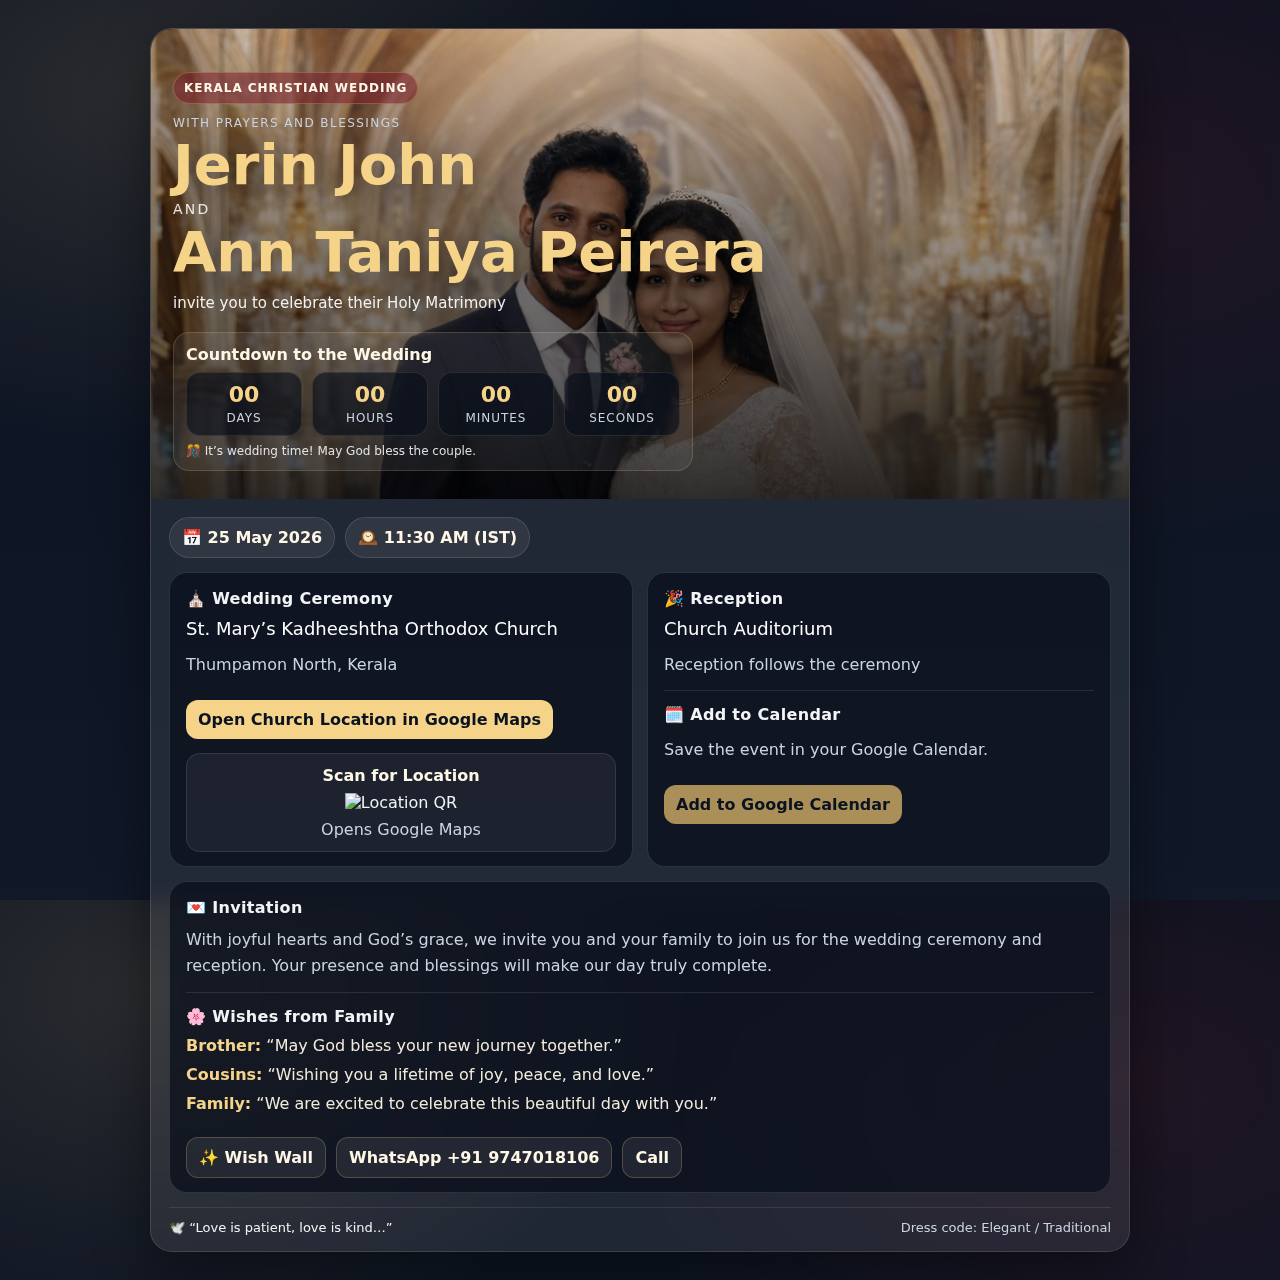
<file: index.html>
<!doctype html>
<html lang="en">
<head>
  <meta charset="utf-8" />
  <meta name="viewport" content="width=device-width,initial-scale=1" />
  <title>Wedding Invitation | Jerin & Ann</title>
  <meta name="description" content="Wedding invitation for Jerin John & Ann Taniya Peirera" />
  <link rel="stylesheet" href="style.css" />
</head>

<body>
  <main class="wrap">
    <section class="card">

      <header class="hero">
        <img class="heroImg" src="invite.png" alt="Wedding Invitation Background" />

        <div class="overlay">
          <div class="badge">Kerala Christian Wedding</div>
          <p class="kicker">With prayers and blessings</p>

          <h1 class="title">Jerin John</h1>
          <div class="and">and</div>
          <h1 class="title">Ann Taniya Peirera</h1>

          <p class="subtitle">invite you to celebrate their Holy Matrimony</p>

          <div class="countdownWrap">
            <div class="countTitle">Countdown to the Wedding</div>
            <div class="countGrid">
              <div class="countBox"><div class="num" id="dd">--</div><div class="lbl">Days</div></div>
              <div class="countBox"><div class="num" id="hh">--</div><div class="lbl">Hours</div></div>
              <div class="countBox"><div class="num" id="mm">--</div><div class="lbl">Minutes</div></div>
              <div class="countBox"><div class="num" id="ss">--</div><div class="lbl">Seconds</div></div>
            </div>
            <div class="countNote" id="countNote"></div>
          </div>
        </div>
      </header>

      <section class="content">
        <div class="pillRow">
          <div class="pill">📅 25 May 2026</div>
          <div class="pill">🕰️ 11:30 AM (IST)</div>
        </div>

        <div class="grid">
          <div class="box">
            <h2>⛪ Wedding Ceremony</h2>
            <p class="big">St. Mary’s Kadheeshtha Orthodox Church</p>
            <p class="muted">Thumpamon North, Kerala</p>

            <a class="btn" id="mapsLink" href="https://www.google.com/maps" target="_blank" rel="noreferrer">
              Open Church Location in Google Maps
            </a>

            <div class="qrBlock">
              <div class="qrTitle">Scan for Location</div>
              <img id="qrImg" alt="Location QR" />
              <div class="qrNote muted">Opens Google Maps</div>
            </div>
          </div>

          <div class="box">
            <h2>🎉 Reception</h2>
            <p class="big">Church Auditorium</p>
            <p class="muted">Reception follows the ceremony</p>

            <div class="divider"></div>

            <h2>🗓️ Add to Calendar</h2>
            <p class="muted">Save the event in your Google Calendar.</p>
            <a class="btn secondary" id="calendarBtn" href="#" target="_blank" rel="noreferrer">
              Add to Google Calendar
            </a>
          </div>

          <div class="box full">
            <h2>💌 Invitation</h2>
            <p class="message">
              With joyful hearts and God’s grace, we invite you and your family to join us for the wedding ceremony
              and reception. Your presence and blessings will make our day truly complete.
            </p>

            <div class="divider"></div>

            <h2>🌸 Wishes from Family</h2>
            <ul class="wishes">
              <li><span class="wishName">Brother:</span> <span class="wishText">“May God bless your new journey together.”</span></li>
              <li><span class="wishName">Cousins:</span> <span class="wishText">“Wishing you a lifetime of joy, peace, and love.”</span></li>
              <li><span class="wishName">Family:</span> <span class="wishText">“We are excited to celebrate this beautiful day with you.”</span></li>
            </ul>

            <div class="actions">
              <a class="btn ghost" href="./wishes.html">✨ Wish Wall</a>
              <!-- ✅ WhatsApp direct -->
              <a class="btn ghost"
                  href="https://wa.me/919747018106?text=Hi%21%20I%E2%80%99d%20like%20to%20know%20%20the%20wedding%20%20details%20of%20Jerin%20John%20%26%20Ann%20Taniya%20Peirera."
                  target="_blank" rel="noreferrer">
                WhatsApp +91 9747018106
              </a>
         <!-- ✅ Call direct -->
            <a class="btn ghost" href="tel:+919747018106">Call</a>
          </div>


          </div>
        </div>

        <footer class="footer">
          <div class="footItem">🕊️ “Love is patient, love is kind…”</div>
          <div class="footItem muted">Dress code: Elegant / Traditional</div>
        </footer>
      </section>
    </section>
  </main>

  <script src="script.js"></script>
</body>
</html>
</file>
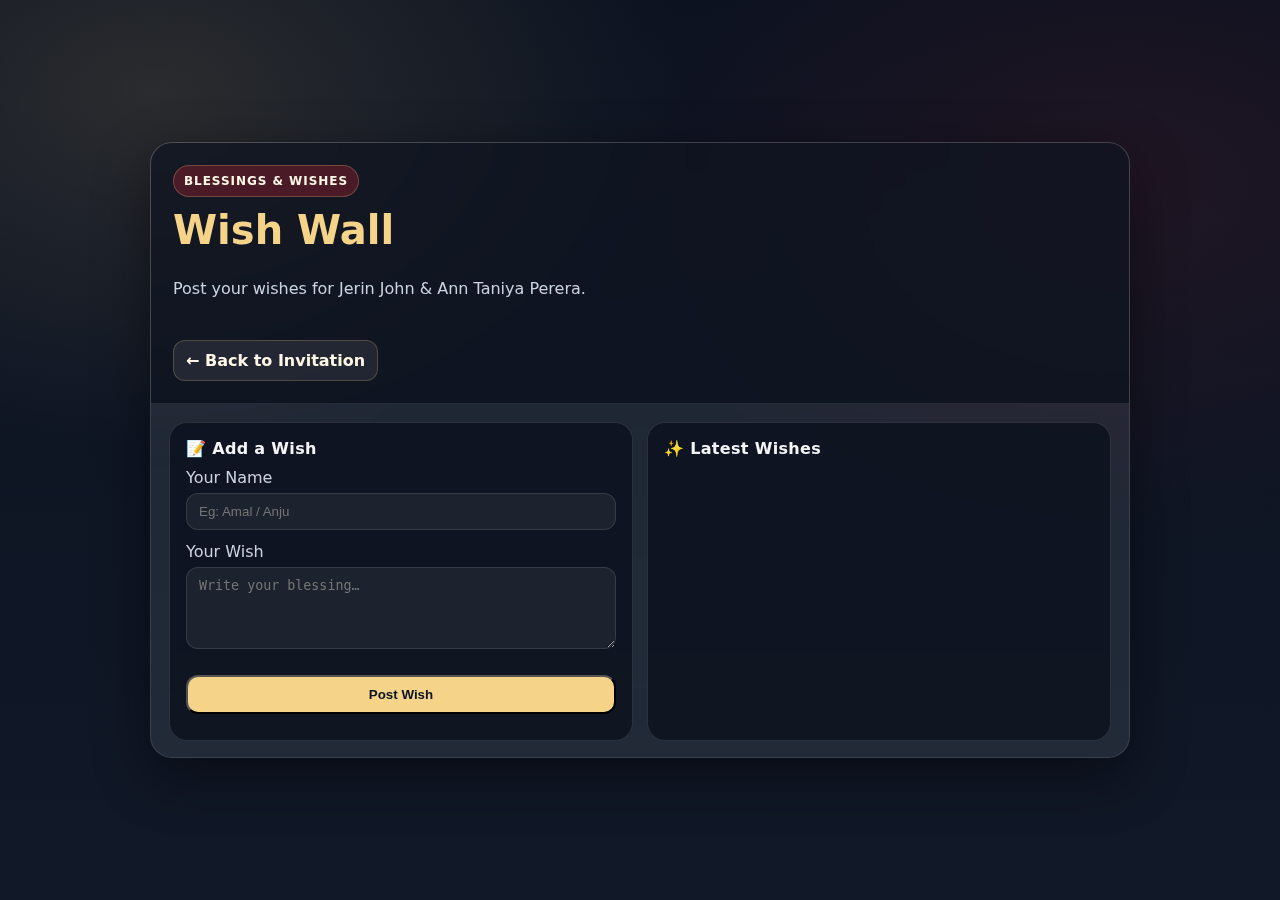
<file: wishes.html>
<!doctype html>
<html lang="en">
<head>
  <meta charset="utf-8" />
  <meta name="viewport" content="width=device-width,initial-scale=1" />
  <title>Wish Wall | Jerin & Ann</title>
  <link rel="stylesheet" href="style.css" />
</head>

<body>
  <main class="wrap">
    <section class="card">
      <header class="miniHero">
        <div class="miniOverlay">
          <div class="badge">Blessings & Wishes</div>
          <h1 class="miniTitle">Wish Wall</h1>
          <p class="muted">Post your wishes for Jerin John & Ann Taniya Perera.</p>
          <div class="navRow">
            <a class="btn ghost" href="./index.html">← Back to Invitation</a>
          </div>
        </div>
      </header>

      <section class="content">
        <div class="grid">
          <div class="box">
            <h2>📝 Add a Wish</h2>
            <form id="wishForm" class="form">
              <label>
                <span class="muted">Your Name</span>
                <input id="name" required maxlength="40" placeholder="Eg: Amal / Anju" />
              </label>

              <label>
                <span class="muted">Your Wish</span>
                <textarea id="message" required maxlength="400" rows="4"
                  placeholder="Write your blessing…"></textarea>
              </label>

              <button class="btn" id="submitBtn" type="submit">Post Wish</button>
              <div class="muted tiny" id="status"></div>
            </form>
          </div>

          <div class="box">
            <h2>✨ Latest Wishes</h2>
            <div id="wall" class="wall"></div>
          </div>
        </div>
      </section>
    </section>
  </main>

  <script type="module" src="./wishes.js"></script>
</body>
</html>
</file>
<file: style.css>
:root{
  --bg1:#0b1220;
  --bg2:#111827;
  --card: rgba(255,255,255,.08);
  --text:#f3f4f6;
  --muted:#cbd5e1;
  --ivory:#fff7e6;
  --maroon:#7a1f2b;
  --gold:#f5d48a;
  --shadow: 0 18px 55px rgba(0,0,0,.45);
  --radius: 22px;
}

*{ box-sizing:border-box; }
html,body{ height:100%; }
body{
  margin:0;
  font-family: ui-sans-serif, system-ui, -apple-system, Segoe UI, Roboto, Arial;
  color:var(--text);
  background:
    radial-gradient(900px 600px at 12% 10%, rgba(245,212,138,.13), transparent 60%),
    radial-gradient(900px 600px at 88% 20%, rgba(122,31,43,.18), transparent 60%),
    linear-gradient(180deg, var(--bg1), var(--bg2));
}

.wrap{
  min-height:100%;
  display:flex;
  justify-content:center;
  align-items:center;
  padding:28px 16px;
}

.card{
  width:min(980px, 100%);
  border-radius:var(--radius);
  overflow:hidden;
  background: var(--card);
  backdrop-filter: blur(10px);
  box-shadow: var(--shadow);
  border: 1px solid rgba(255,255,255,.12);
}

.hero{ position:relative; height: 470px; background:#111; }
.heroImg{
  width:100%;
  height:100%;
  object-fit:cover;
  object-position: center 20%; /* moves image down/up */
  display:block;
  filter: contrast(1.05) saturate(1.05);
}



.overlay{
  position:absolute; inset:0;
  display:flex; flex-direction:column; justify-content:flex-end;
  gap:6px; padding:28px 22px;
  background: linear-gradient(180deg, rgba(0,0,0,.10), rgba(0,0,0,.80));
}

.badge{
  align-self:flex-start;
  padding:8px 10px;
  border-radius: 999px;
  font-weight:700;
  font-size:12px;
  letter-spacing:.08em;
  text-transform:uppercase;
  color: var(--ivory);
  background: rgba(122,31,43,.55);
  border: 1px solid rgba(245,212,138,.25);
}

.kicker{ margin:6px 0 0; letter-spacing:.12em; text-transform:uppercase; font-size:12px; color:var(--muted); }

.title{
  margin:0;
  font-size: clamp(34px, 4.8vw, 56px);
  line-height:1.05;
  color: var(--gold);
  text-shadow: 0 10px 40px rgba(0,0,0,.6);
}

.and{ margin:0; font-size:14px; letter-spacing:.16em; text-transform:uppercase; color: rgba(255,255,255,.88); }
.subtitle{ margin:6px 0 0; font-size:15px; color: rgba(255,255,255,.92); max-width: 56ch; }

.countdownWrap{
  margin-top: 14px;
  padding: 12px;
  border-radius: 16px;
  background: rgba(255,255,255,.07);
  border: 1px solid rgba(245,212,138,.18);
  max-width: 520px;
}
.countTitle{ font-weight:800; color: var(--ivory); margin-bottom: 8px; }
.countGrid{ display:grid; grid-template-columns: repeat(4, minmax(0, 1fr)); gap:10px; }
.countBox{ background: rgba(8,14,26,.65); border: 1px solid rgba(255,255,255,.10); border-radius: 14px; padding:10px 8px; text-align:center; }
.num{ font-size:22px; font-weight:900; color: var(--gold); line-height:1.1; }
.lbl{ margin-top:4px; font-size:12px; color: var(--muted); letter-spacing:.08em; text-transform:uppercase; }
.countNote{ margin-top:8px; font-size:12px; color: rgba(255,255,255,.85); }

.content{ padding: 18px 18px 16px; }
.pillRow{ display:flex; gap:10px; flex-wrap:wrap; margin-bottom: 14px; }
.pill{ padding:10px 12px; border-radius: 999px; background: rgba(255,255,255,.07); border: 1px solid rgba(255,255,255,.12); color: var(--ivory); font-weight:700; }

.grid{ display:grid; grid-template-columns: repeat(2, minmax(0, 1fr)); gap:14px; }

.box{
  background: rgba(8,14,26,.72);
  border: 1px solid rgba(255,255,255,.12);
  border-radius: 18px;
  padding:16px 16px 14px;
}
.box.full{ grid-column: 1 / -1; }

.box h2{ margin:0 0 10px; font-size:16px; letter-spacing:.02em; }
.big{ font-size:18px; margin:0 0 4px; color:#fff; }
.muted{ color: var(--muted); }
.tiny{ font-size: 12px; }

.message{ margin:0; color: var(--muted); line-height:1.6; }
.divider{ margin:14px 0; height:1px; background: rgba(255,255,255,.10); }

.wishes{ list-style:none; padding:0; margin:10px 0 0; display:flex; flex-direction:column; gap:10px; }
.wishName{ color: var(--gold); font-weight:900; }
.wishText{ color: var(--ivory); opacity:.95; }

.btn{
  display:inline-block;
  margin-top:10px;
  padding:10px 12px;
  border-radius: 12px;
  color:#0b1220;
  background: var(--gold);
  text-decoration:none;
  font-weight:800;
  transition: transform .12s ease, opacity .12s ease;
}
.btn:hover{ transform: translateY(-1px); opacity:.95; }
.btn.secondary{ background: rgba(184,155,94,.92); color:#0b1220; }
.btn.ghost{ background: rgba(255,255,255,.08); border: 1px solid rgba(245,212,138,.22); color: var(--ivory); font-weight:800; }

.actions{ display:flex; gap:10px; flex-wrap:wrap; margin-top: 14px; }

.qrBlock{
  margin-top:14px; padding:12px; border-radius:14px;
  background: rgba(255,255,255,.06);
  border: 1px solid rgba(255,255,255,.10);
  display:flex; flex-direction:column; align-items:center; gap:8px;
}
.qrTitle{ font-weight:800; color: var(--ivory); }
#qr img, #qr canvas{ border-radius: 10px; background:#fff; padding:6px; }

.footer{
  margin-top:14px; padding-top:12px;
  border-top: 1px solid rgba(255,255,255,.10);
  display:flex; gap:10px; justify-content:space-between; flex-wrap:wrap;
}
.footItem{ font-size:13px; }

/* ===== Wishes page ===== */
.miniHero{
  padding: 22px;
  background: rgba(8,14,26,.72);
  border-bottom: 1px solid rgba(255,255,255,.10);
}
.miniOverlay{ display:flex; flex-direction:column; gap:10px; }
.miniTitle{ margin:0; font-size: clamp(26px, 4vw, 40px); color: var(--gold); }
.navRow{ display:flex; flex-wrap:wrap; gap:10px; margin-top: 6px; }

.form{ display:flex; flex-direction:column; gap:12px; }
input, textarea{
  width:100%; margin-top:6px; padding:10px 12px;
  border-radius: 12px;
  border: 1px solid rgba(255,255,255,.12);
  background: rgba(255,255,255,.06);
  color: var(--ivory);
  outline:none;
}
textarea{ resize: vertical; }

.wall{ display:flex; flex-direction:column; gap:12px; margin-top: 10px; }
.wishCard{
  padding:12px; border-radius:16px;
  border: 1px solid rgba(255,255,255,.10);
  background: rgba(255,255,255,.05);
}
.wishHeader{ display:flex; justify-content:space-between; align-items:center; margin-bottom: 6px; }
.wishNameWall{ font-weight:900; color: var(--gold); }
.wishMsgWall{ color: var(--ivory); opacity:.95; line-height:1.5; white-space: pre-wrap; }
.media{ width:100%; margin-top:10px; border-radius: 14px; border: 1px solid rgba(255,255,255,.10); background: rgba(0,0,0,.25); }

@media (max-width: 720px){
  .hero{
  height: min(520px, 70vh);
}
  .grid{ grid-template-columns: 1fr; }
  .box.full{ grid-column: auto; }
  .countGrid{ grid-template-columns: repeat(2, minmax(0, 1fr)); }
}

/* ===== Wishes page ===== */
.miniHero{
  padding: 22px;
  background: rgba(8,14,26,.72);
  border-bottom: 1px solid rgba(255,255,255,.10);
}
.miniOverlay{ display:flex; flex-direction:column; gap:10px; }
.miniTitle{ margin:0; font-size: clamp(26px, 4vw, 40px); color: var(--gold); }
.navRow{ display:flex; flex-wrap:wrap; gap:10px; margin-top: 6px; }

.form{ display:flex; flex-direction:column; gap:12px; }
input, textarea{
  width:100%; margin-top:6px; padding:10px 12px;
  border-radius: 12px;
  border: 1px solid rgba(255,255,255,.12);
  background: rgba(255,255,255,.06);
  color: var(--ivory);
  outline:none;
}
textarea{ resize: vertical; }

.wall{ display:flex; flex-direction:column; gap:12px; margin-top: 10px; }
.wishCard{
  padding:12px; border-radius:16px;
  border: 1px solid rgba(255,255,255,.10);
  background: rgba(255,255,255,.05);
}
.wishHeader{ display:flex; justify-content:space-between; align-items:center; margin-bottom: 6px; }
.wishNameWall{ font-weight:900; color: var(--gold); }
.wishMsgWall{ color: var(--ivory); opacity:.95; line-height:1.5; white-space: pre-wrap; }
</file>
